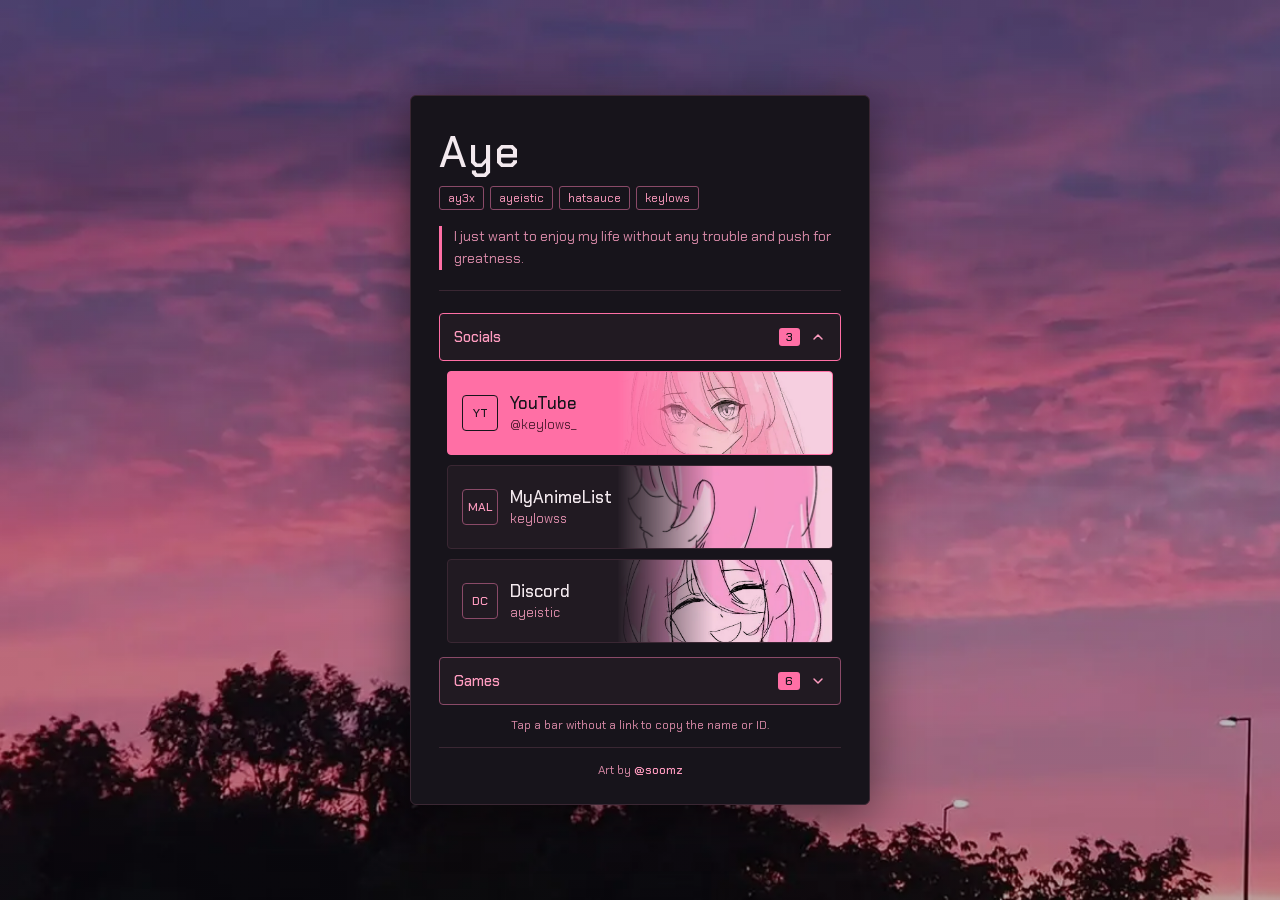
<file: index.html>
<!DOCTYPE html>
<html lang="en">
<head>
  <meta charset="utf-8">
  <meta name="viewport" content="width=device-width, initial-scale=1, viewport-fit=cover">
  <title>Aye - this is me</title>
  <meta name="description" content="Aye (ay3x, ayeistic, hatsauce, keylows). Links to YouTube, Discord, osu!, MyAnimeList, Minecraft, Roblox, and Toram Online.">
  <meta name="theme-color" content="#17141b">
  <meta property="og:type" content="website">
  <meta property="og:title" content="Aye - this is me">
  <meta property="og:description" content="I just want to enjoy my life without any trouble and push for greatness.">
  <link rel="icon" href="data:image/svg+xml,%3Csvg xmlns='http://www.w3.org/2000/svg' viewBox='0 0 100 100'%3E%3Ctext y='.9em' font-size='90'%3E%F0%9F%8C%B8%3C/text%3E%3C/svg%3E">
  <link rel="preconnect" href="https://fonts.googleapis.com">
  <link rel="preconnect" href="https://fonts.gstatic.com" crossorigin>
  <link rel="stylesheet" href="https://fonts.googleapis.com/css2?family=Chakra+Petch:wght@400;500&display=swap">
  <link rel="stylesheet" href="style.css">
  <script src="script.js" defer></script>
</head>
<body>
  <main class="card">

    <header class="top">
      <button class="views" id="views" type="button" title="Total visits" aria-label="Total visits" hidden>
        <svg width="16" height="16" viewBox="0 0 24 24" fill="none" stroke="currentColor" stroke-width="2" stroke-linecap="round" stroke-linejoin="round" aria-hidden="true"><path d="M2 12s3.5-7 10-7 10 7 10 7-3.5 7-10 7S2 12 2 12z"/><circle cx="12" cy="12" r="3"/></svg>
        <span id="view-count">0</span>
      </button>
      <h1>Aye</h1>
      <p class="aka"><span>ay3x</span><span>ayeistic</span><span>hatsauce</span><span>keylows</span></p>
      <p class="bio">I just want to enjoy my life without any trouble and push for greatness.</p>
    </header>

    <nav aria-label="Links">

      <!-- Socials -->
      <section class="dd open ovf">
        <button class="dd-head" id="head-socials" aria-expanded="true" aria-controls="body-socials">
          <span>Socials</span><em>3</em>
          <svg width="16" height="16" viewBox="0 0 24 24" fill="none" stroke="currentColor" stroke-width="2.2" stroke-linecap="round" stroke-linejoin="round" aria-hidden="true"><path d="m6 9 6 6 6-6"/></svg>
        </button>
        <div class="dd-body" id="body-socials" role="region" aria-labelledby="head-socials">
          <div class="dd-in">
            <div class="bars">
              <a class="bar main" href="https://www.youtube.com/@keylows_" target="_blank" rel="noopener noreferrer">
                <span class="mono">YT</span>
                <span class="text"><strong>YouTube</strong><span class="sub">@keylows_</span></span>
                <span class="art-panel"><img src="assets/youtube.webp" alt="" decoding="async"></span>
              </a>
              <a class="bar" href="https://myanimelist.net/profile/keylowss" target="_blank" rel="noopener noreferrer">
                <span class="mono">MAL</span>
                <span class="text"><strong>MyAnimeList</strong><span class="sub">keylowss</span></span>
                <span class="art-panel"><img src="assets/mal.webp" alt="" decoding="async"></span>
              </a>
              <button class="bar" type="button" data-copy="ayeistic">
                <span class="mono">DC</span>
                <span class="text"><strong>Discord</strong><span class="sub">ayeistic</span></span>
                <span class="art-panel"><img src="assets/discord.webp" alt="" decoding="async"></span>
              </button>
            </div>
          </div>
        </div>
      </section>

      <!-- Games -->
      <section class="dd">
        <button class="dd-head" id="head-games" aria-expanded="false" aria-controls="body-games">
          <span>Games</span><em>6</em>
          <svg width="16" height="16" viewBox="0 0 24 24" fill="none" stroke="currentColor" stroke-width="2.2" stroke-linecap="round" stroke-linejoin="round" aria-hidden="true"><path d="m6 9 6 6 6-6"/></svg>
        </button>
        <div class="dd-body" id="body-games" role="region" aria-labelledby="head-games">
          <div class="dd-in">
            <div class="bars">
              <a class="bar" href="https://osu.ppy.sh/users/16844767" target="_blank" rel="noopener noreferrer">
                <span class="mono">osu</span>
                <span class="text"><strong>osu!</strong><span class="sub">xay3</span></span>
                <span class="art-panel art-panel--small art-panel--clear art-panel--off"><img src="assets/osu.webp" alt="" decoding="async"></span>
              </a>
              <a class="bar" href="https://www.roblox.com/users/241377748/profile" target="_blank" rel="noopener noreferrer">
                <span class="mono">RB</span>
                <span class="text"><strong>Roblox</strong><span class="sub">AyePlayz</span></span>
                <img class="art" src="assets/roblox.webp" alt="" decoding="async">
              </a>
              <button class="bar" type="button" data-copy="ayeistic">
                <span class="mono">MC</span>
                <span class="text"><strong>Minecraft</strong><span class="sub">ayeistic (Xbox account)</span></span>
                <img class="art art--pixel" src="assets/minecraft.png" alt="" decoding="async">
              </button>
              <button class="bar" type="button" data-copy="アイさん">
                <span class="mono">TO</span>
                <span class="text"><strong>Toram Online</strong><span class="sub">アイさん</span><span class="note">known as ayeeehowo!</span></span>
                <img class="art" src="assets/toram.webp" alt="" decoding="async">
              </button>
              <button class="bar" type="button" data-copy="47922368">
                <span class="mono">ML</span>
                <span class="text"><strong>Mobile Legends</strong><span class="sub">ai</span></span>
                <img class="art" src="assets/mobile-legends.webp" alt="" decoding="async">
              </button>
              <!-- Shows "hatsauce" but copies the in-game ID -->
              <button class="bar" type="button" data-copy="YDEWNP92">
                <span class="mono">HD</span>
                <span class="text"><strong>Hololive Dreams</strong><span class="sub">hatsauce</span></span>
                <span class="art-panel art-panel--small"><img src="assets/hololive-dreams.webp" alt="" decoding="async"></span>
              </button>
            </div>
          </div>
        </div>
      </section>

    </nav>

    <p class="hint">Tap a bar without a link to copy the name or ID.</p>
    <p class="credit">Art by <b>@soomz</b></p>
  </main>

  <div class="toast" id="toast" role="status" aria-live="polite"></div>
</body>
</html>
</file>
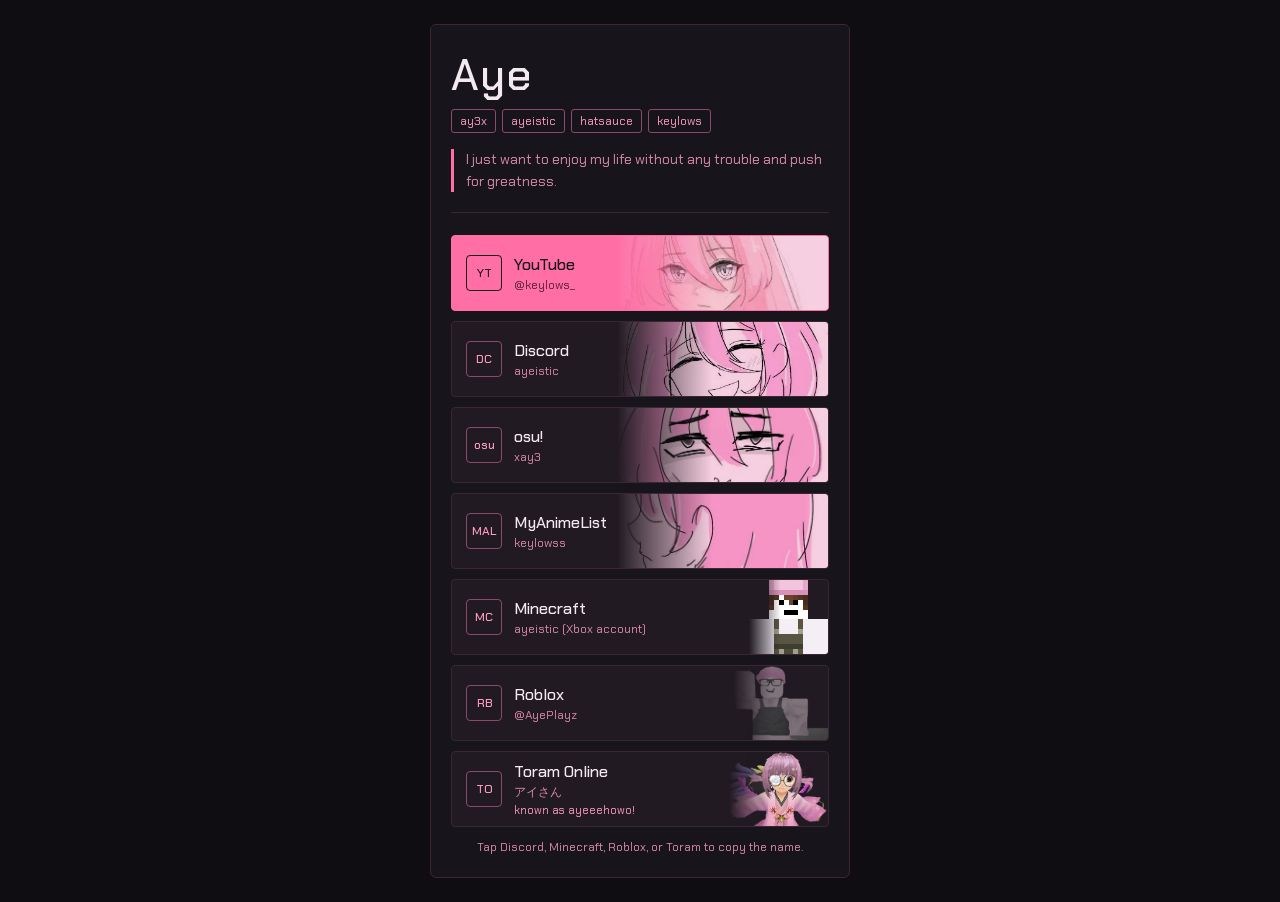
<file: Aye - this is me card.html>
<!DOCTYPE html>
<html lang="en"><head><meta charset="utf-8">
<meta name="viewport" content="width=device-width, initial-scale=1, viewport-fit=cover">
<title>Aye - this is me</title>
<link rel="stylesheet" href="https://fonts.googleapis.com/css2?family=Chakra+Petch:wght@400;500&display=swap">
<style>
:root{color-scheme:dark;--bg:#0f0d12;--card:#17141b;--panel:#211a22;--line:#3a2733;--pink:#ff6fa5;--soft:#ff9cc0;--dusty:#d98aa8;--ink:#f3e9ee;--dash:#8a4a68}
*{box-sizing:border-box}
html,body{margin:0;background:var(--bg);color:var(--ink);font-family:"Chakra Petch","Noto Sans JP","Hiragino Sans","Yu Gothic",system-ui,sans-serif}
body{min-height:100vh;display:flex;justify-content:center;padding:24px 16px;padding-top:calc(24px + env(safe-area-inset-top,0px));padding-bottom:calc(24px + env(safe-area-inset-bottom,0px))}
.card{width:100%;max-width:420px;background:var(--card);border:1px solid var(--line);border-radius:6px;padding:28px 20px 22px}
.top{margin-bottom:22px;padding-bottom:20px;border-bottom:1px solid var(--line)}
h1{margin:0;font-size:44px;line-height:1;font-weight:500;letter-spacing:1px;color:var(--ink)}
.aka{display:flex;flex-wrap:wrap;gap:6px;margin:12px 0 16px;padding:0}
.aka span{font-size:12px;color:var(--soft);border:1px solid var(--dash);border-radius:3px;padding:3px 8px}
.bio{margin:0;font-size:14px;line-height:1.55;color:var(--dusty);border-left:3px solid var(--pink);padding-left:12px}
.list{display:flex;flex-direction:column;gap:10px}
.bar{position:relative;display:flex;align-items:center;gap:12px;height:76px;padding:0 14px;background:var(--panel);border:1px solid var(--line);border-radius:4px;color:var(--ink);text-decoration:none;overflow:hidden}
.bar:hover{border-color:var(--pink)}
.bar:focus-visible{outline:2px solid var(--soft);outline-offset:2px}
.mono{flex:none;width:36px;height:36px;border:1px solid var(--dash);border-radius:4px;display:flex;align-items:center;justify-content:center;font-size:12px;font-weight:500;color:var(--soft);z-index:2}
.txt{display:flex;flex-direction:column;gap:2px;z-index:2;min-width:0}
.txt b{font-size:16px;font-weight:500}
.txt i{font-style:normal;font-size:12px;color:var(--dusty)}
.art{position:absolute;right:0;bottom:0;height:100%;width:auto;max-width:58%;object-fit:cover;object-position:right bottom;-webkit-mask-image:linear-gradient(to right,transparent,#000 40%);mask-image:linear-gradient(to right,transparent,#000 40%)}
.art.px{image-rendering:pixelated}
.artw{position:absolute;right:0;top:0;bottom:0;width:56%;background:#f6cfe0;-webkit-mask-image:linear-gradient(to right,transparent,#000 45%);mask-image:linear-gradient(to right,transparent,#000 45%)}
.artw img{width:100%;height:100%;object-fit:cover;mix-blend-mode:multiply;display:block}
.txt i.note{font-size:11px;color:var(--soft)}
.hint{margin:12px 0 0;font-size:12px;color:var(--dusty);text-align:center}
.toast{position:fixed;left:50%;bottom:calc(24px + env(safe-area-inset-bottom,0px));transform:translate(-50%,20px);opacity:0;pointer-events:none;background:var(--pink);color:var(--card);font-size:14px;font-weight:500;padding:10px 16px;border-radius:4px;transition:opacity .2s,transform .2s;max-width:90vw}
.toast.on{opacity:1;transform:translate(-50%,0)}
@media(prefers-reduced-motion:reduce){.toast{transition:none}}
.bar.main{background:var(--pink);border-color:var(--pink);color:var(--card)}
.bar.main .mono{border-color:var(--card);color:var(--card)}
.bar.main .txt i{color:#5a2037}
</style></head><body>
<main class="card">
<header class="top"><h1>Aye</h1>
<p class="aka"><span>ay3x</span><span>ayeistic</span><span>hatsauce</span><span>keylows</span></p>
<p class="bio">I just want to enjoy my life without any trouble and push for greatness.</p></header>
<nav class="list" aria-label="Links"><a class="bar main" href="https://www.youtube.com/@keylows_" target="_blank" rel="noopener noreferrer"><span class="mono">YT</span><span class="txt"><b>YouTube</b><i>@keylows_</i></span><span class="artw"><img alt="" src="[data-uri]"></span></a><a class="bar" href="#" data-copy="ayeistic" title="Tap to copy"><span class="mono">DC</span><span class="txt"><b>Discord</b><i>ayeistic</i></span><span class="artw"><img alt="" src="[data-uri]"></span></a><a class="bar" href="https://osu.ppy.sh/users/16844767" target="_blank" rel="noopener noreferrer"><span class="mono">osu</span><span class="txt"><b>osu!</b><i>xay3</i></span><span class="artw"><img alt="" src="[data-uri]"></span></a><a class="bar" href="https://myanimelist.net/profile/keylowss" target="_blank" rel="noopener noreferrer"><span class="mono">MAL</span><span class="txt"><b>MyAnimeList</b><i>keylowss</i></span><span class="artw"><img alt="" src="[data-uri]"></span></a><a class="bar" href="#" data-copy="ayeistic" title="Tap to copy"><span class="mono">MC</span><span class="txt"><b>Minecraft</b><i>ayeistic (Xbox account)</i></span><img class="art px" alt="" src="[data-uri]"></a><a class="bar" href="#" data-copy="AyePlayz" title="Tap to copy"><span class="mono">RB</span><span class="txt"><b>Roblox</b><i>@AyePlayz</i></span><img class="art" alt="" src="[data-uri]"></a><a class="bar" href="#" data-copy="アイさん" title="Tap to copy"><span class="mono">TO</span><span class="txt"><b>Toram Online</b><i>アイさん</i><i class="note">known as ayeeehowo!</i></span><img class="art" alt="" src="[data-uri]"></a></nav><p class="hint">Tap Discord, Minecraft, Roblox, or Toram to copy the name.</p>
</main><div class="toast" id="toast" role="status" aria-live="polite"></div>
<script>
(function(){var t=document.getElementById("toast"),tm;
function show(m){t.textContent=m;t.classList.add("on");clearTimeout(tm);tm=setTimeout(function(){t.classList.remove("on")},1800)}
function fallback(v){var a=document.createElement("textarea");a.value=v;a.style.position="absolute";a.style.opacity="0";document.body.appendChild(a);a.select();var ok=false;try{ok=document.execCommand("copy")}catch(e){}document.body.removeChild(a);return ok}
document.querySelectorAll("[data-copy]").forEach(function(el){el.addEventListener("click",function(e){e.preventDefault();var v=el.getAttribute("data-copy");
var done=function(){show("Copied "+v)},fail=function(){show(fallback(v)?"Copied "+v:"Couldn\u2019t copy. Name: "+v)};
if(navigator.clipboard&&navigator.clipboard.writeText){navigator.clipboard.writeText(v).then(done,function(){fallback(v)?done():fail()})}else{fallback(v)?done():fail()}})})})();
</script></body></html>
</file>
<file: style.css>
/* ---------- Base ---------- */
:root {
  color-scheme: dark;
  --bg: #0f0d12;
  --card: #17141b;
  --panel: #211a22;
  --line: #3a2733;
  --pink: #ff6fa5;
  --soft: #ff9cc0;
  --dusty: #d98aa8;
  --ink: #f3e9ee;
  --dash: #8a4a68;
  --page-pad: 24px;
  --bar-h: 76px;
}

* { box-sizing: border-box; }

html {
  background: var(--bg);
  -webkit-text-size-adjust: 100%;
  text-size-adjust: 100%;
}

html, body {
  margin: 0;
  color: var(--ink);
  font-family: "Chakra Petch", "Noto Sans JP", "Hiragino Sans", "Yu Gothic", system-ui, sans-serif;
}

body {
  min-height: 100vh;
  min-height: 100dvh;
  display: flex;
  justify-content: center;
  align-items: center;
  padding:
    calc(var(--page-pad) + env(safe-area-inset-top, 0px))
    max(var(--page-pad), env(safe-area-inset-right, 0px))
    calc(var(--page-pad) + env(safe-area-inset-bottom, 0px))
    max(var(--page-pad), env(safe-area-inset-left, 0px));
}

/* Page background (dimmed) */
body::before {
  content: "";
  position: fixed;
  inset: 0;
  z-index: -1;
  background:
    linear-gradient(rgba(15, 13, 18, .28), rgba(15, 13, 18, .28)),
    url("assets/background.webp") center / cover no-repeat;
}

.sr {
  position: absolute;
  width: 1px;
  height: 1px;
  overflow: hidden;
  clip: rect(0 0 0 0);
  white-space: nowrap;
}

/* ---------- Card & header ---------- */
.card {
  width: 100%;
  max-width: 420px;
  padding: 28px 20px 22px;
  background: var(--card);
  border: 1px solid var(--line);
  border-radius: 6px;
  box-shadow: 0 12px 48px rgba(0, 0, 0, .5);
}

.top {
  margin-bottom: 22px;
  padding-bottom: 20px;
  border-bottom: 1px solid var(--line);
}

h1 {
  margin: 0;
  font-size: clamp(34px, 11vw, 44px);
  font-weight: 500;
  line-height: 1;
  letter-spacing: 1px;
}

.views {
  display: flex;
  align-items: center;
  gap: 6px;
  margin: 0 0 10px;
  padding: 4px 0;
  font: inherit;
  font-size: 12px;
  color: var(--dusty);
  background: none;
  border: 0;
  cursor: pointer;
  -webkit-tap-highlight-color: transparent;
  touch-action: manipulation;
}
.views:focus-visible { outline: 2px solid var(--soft); outline-offset: 2px; }
.views[hidden] { display: none; }

.aka {
  display: flex;
  flex-wrap: wrap;
  gap: 6px;
  margin: 12px 0 16px;
  padding: 0;
}
.aka span {
  padding: 3px 8px;
  font-size: 12px;
  color: var(--soft);
  border: 1px solid var(--dash);
  border-radius: 3px;
}

.bio {
  margin: 0;
  padding-left: 12px;
  font-size: 14px;
  line-height: 1.55;
  color: var(--dusty);
  border-left: 3px solid var(--pink);
}

.hint {
  margin: 12px 0 0;
  font-size: 12px;
  color: var(--dusty);
  text-align: center;
}

.credit {
  margin: 14px 0 0;
  padding-top: 14px;
  font-size: 12px;
  color: var(--dusty);
  text-align: center;
  border-top: 1px solid var(--line);
}
.credit b { font-weight: 500; color: var(--soft); }

/* ---------- Dropdown groups ---------- */
nav { display: flex; flex-direction: column; gap: 10px; }

.dd-head {
  width: 100%;
  display: flex;
  align-items: center;
  gap: 10px;
  padding: 13px 14px;
  font: inherit;
  font-size: 15px;
  font-weight: 500;
  color: var(--soft);
  background: var(--panel);
  border: 1px solid var(--dash);
  border-radius: 4px;
  cursor: pointer;
  -webkit-tap-highlight-color: transparent;
  touch-action: manipulation;
  transition: border-color .25s;
}
.dd-head:hover,
.dd.open .dd-head { border-color: var(--pink); }
.dd-head:focus-visible { outline: 2px solid var(--soft); outline-offset: 2px; }
.dd-head span { flex: 1; text-align: left; }
.dd-head em {
  padding: 1px 7px;
  font-style: normal;
  font-size: 12px;
  color: var(--card);
  background: var(--pink);
  border-radius: 3px;
}
.dd-head svg { transition: transform .35s ease; }
.dd.open .dd-head svg { transform: rotate(180deg); }

.dd-body {
  display: grid;
  grid-template-rows: 0fr;
  opacity: 0;
  visibility: hidden;
  transition: grid-template-rows .4s cubic-bezier(.2, .8, .2, 1), opacity .3s ease, visibility 0s .4s;
}
.dd.open .dd-body {
  grid-template-rows: 1fr;
  opacity: 1;
  visibility: visible;
  transition-delay: 0s;
}
.dd-in { min-height: 0; overflow: hidden; }
.dd.ovf .dd-in { overflow: visible; } /* lets hover-scaled bars escape the clip */

.bars {
  display: flex;
  flex-direction: column;
  gap: 10px;
  padding: 10px 8px 4px;
}

/* ---------- Bars (links and copy buttons) ---------- */
.bar {
  position: relative;
  display: flex;
  align-items: center;
  gap: 12px;
  width: 100%;
  height: var(--bar-h);
  padding: 0 14px;
  overflow: hidden;
  font: inherit;
  text-align: left;
  text-decoration: none;
  color: var(--ink);
  background: var(--panel);
  border: 1px solid var(--line);
  border-radius: 4px;
  cursor: pointer;
  -webkit-appearance: none;
  appearance: none;
  -webkit-tap-highlight-color: transparent;
  touch-action: manipulation;
  transition: transform .3s cubic-bezier(.2, .8, .2, 1), box-shadow .3s ease, border-color .25s ease;
}
.bar:active { transform: scale(.98); }
.bar:focus-visible { outline: 2px solid var(--soft); outline-offset: 2px; }

.bar.main {
  color: var(--card);
  background: var(--pink);
  border-color: var(--pink);
}
.bar.main .mono { color: var(--card); border-color: var(--card); }
.bar.main .sub { color: #5a2037; }

.mono {
  flex: none;
  z-index: 2;
  width: 36px;
  height: 36px;
  display: flex;
  align-items: center;
  justify-content: center;
  font-size: 12px;
  font-weight: 500;
  color: var(--soft);
  border: 1px solid var(--dash);
  border-radius: 4px;
}

.text {
  z-index: 2;
  min-width: 0;
  display: flex;
  flex-direction: column;
  gap: 2px;
}
.text strong { font-size: 16px; font-weight: 500; }
.sub  { font-size: 12px; color: var(--dusty); }
.note { font-size: 11px; color: var(--soft); }
.text > * {
  white-space: nowrap;
  overflow: hidden;
  text-overflow: ellipsis;
}

/* ---------- Bar artwork ---------- */
.art,
.art-panel img { transition: transform .45s ease; }

/* Transparent cut-out sitting on the bar's right edge */
.art {
  position: absolute;
  right: 0;
  bottom: 0;
  height: 100%;
  width: auto;
  max-width: 58%;
  object-fit: cover;
  object-position: right bottom;
  transform-origin: right bottom;
  -webkit-mask-image: linear-gradient(to right, transparent, #000 40%);
  mask-image: linear-gradient(to right, transparent, #000 40%);
}
.art--pixel { image-rendering: pixelated; }

/* Picture panel fading in from the right */
.art-panel {
  position: absolute;
  top: 0;
  right: 0;
  bottom: 0;
  width: 56%;
  overflow: hidden;
  background: #f6cfe0;
  -webkit-mask-image: linear-gradient(to right, transparent, #000 45%);
  mask-image: linear-gradient(to right, transparent, #000 45%);
}
.art-panel img {
  display: block;
  width: 100%;
  height: 100%;
  object-fit: cover;
  mix-blend-mode: multiply;
}
.art-panel--small { width: 36%; max-width: 130px; }
.art-panel--clear { background: transparent; }
.art-panel--clear img { mix-blend-mode: normal; }

/* Red cross over the artwork (osu!) */
.art-panel--off::before,
.art-panel--off::after {
  content: "";
  position: absolute;
  left: 56%;
  top: 50%;
  z-index: 2;
  width: 46px;
  height: 6px;
  background: #ff2d7a;
  border-radius: 4px;
  box-shadow: 0 0 0 2px rgba(23, 20, 27, .6);
  transform: translate(-50%, -50%) rotate(45deg);
  pointer-events: none;
}
.art-panel--off::after { transform: translate(-50%, -50%) rotate(-45deg); }

/* ---------- Toast ---------- */
.toast {
  position: fixed;
  left: 50%;
  bottom: calc(24px + env(safe-area-inset-bottom, 0px));
  max-width: 90vw;
  padding: 10px 16px;
  font-size: 14px;
  font-weight: 500;
  color: var(--card);
  background: var(--pink);
  border-radius: 4px;
  opacity: 0;
  pointer-events: none;
  transform: translate(-50%, 20px);
  transition: opacity .2s, transform .2s;
}
.toast.on { opacity: 1; transform: translate(-50%, 0); }

/* ---------- Hover (mouse only) ---------- */
@media (hover: hover) {
  .bar:hover {
    z-index: 1;
    border-color: var(--pink);
    box-shadow: 0 12px 32px rgba(255, 111, 165, .35);
    transform: scale(1.06);
  }
  .dd .bar:hover { transform: scale(1.04); }
  .bar:hover .art,
  .bar:hover .art-panel img { transform: scale(1.25); }
}

/* ---------- Responsive ---------- */
/* Large screens: a little more breathing room */
@media (min-width: 768px) {
  :root { --bar-h: 84px; }
  .card { max-width: 460px; padding: 34px 28px 26px; }
  .text strong { font-size: 17px; }
  .sub { font-size: 13px; }
}

/* Phones */
@media (max-width: 480px) {
  :root { --page-pad: 10px; }
  .card { padding: 22px 14px 18px; }
  .bars { gap: 9px; }
  .hint { font-size: 11px; }
}

/* Very small phones */
@media (max-width: 380px) {
  :root { --bar-h: 72px; }
  .bar { gap: 10px; padding: 0 10px; }
  .mono { width: 32px; height: 32px; font-size: 11px; }
  .text strong { font-size: 15px; }
  .sub { font-size: 11px; }
  .note { font-size: 10px; }
  .art-panel { width: 46%; }
  .art-panel--small { width: 36%; }
  .art { max-width: 46%; }
}

/* Short landscape phones: don't vertically centre a tall card */
@media (max-height: 520px) and (orientation: landscape) {
  body { align-items: flex-start; }
}

@media (prefers-reduced-motion: reduce) {
  .bar, .art, .art-panel img, .toast, .dd-body, .dd-head svg { transition: none; }
  .bar:hover, .bar:active,
  .bar:hover .art, .bar:hover .art-panel img { transform: none; }
}
</file>
